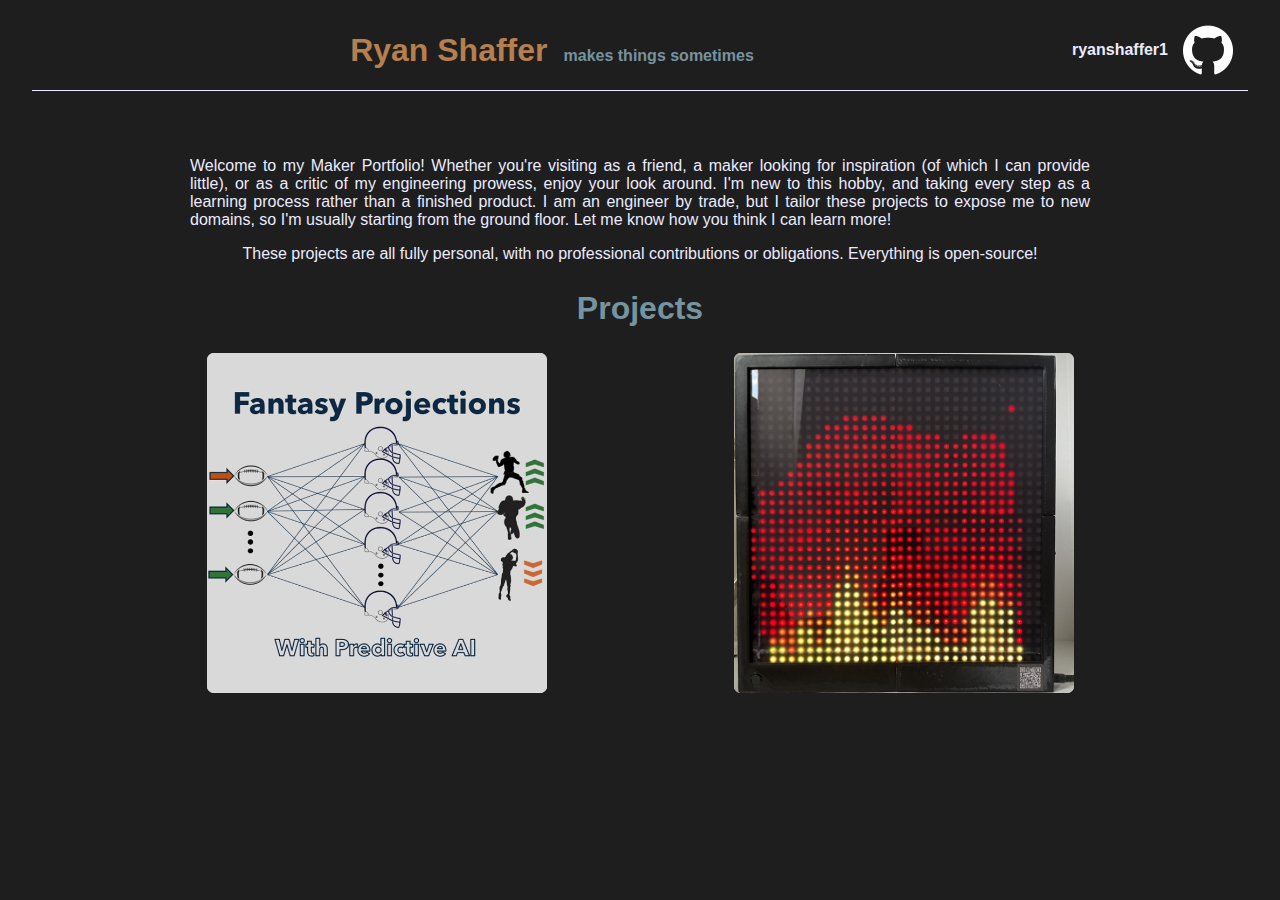
<file: index.html>
<!doctype html>
<html>
    <header>
        <title>Ryan Shaffer | Maker Portfolio</title>
        <link rel="canonical" href="https://ryanshaffer1.github.io">
        <link rel="stylesheet" type="text/css" href="styles.css">
        <link rel="stylesheet" type="text/css" href="index.css">
        <meta http-equiv="X-UA-Compatible" content="IE-edge">
        <meta name="viewport" content="width=device-width, initial-scale=1, minimum-scale=1">

    </header>
    <body id="index" class="vsc-initialized">
        <custom-header></custom-header>

        <section id="description">
            <p>
                Welcome to my Maker Portfolio! 
                Whether you're visiting as a friend, a maker looking for inspiration (of which I can provide little), or as a critic of my engineering prowess, enjoy your look around. 
                I'm new to this hobby, and taking every step as a learning process rather than a finished product. 
                I am an engineer by trade, but I tailor these projects to expose me to new domains, so I'm usually starting from the ground floor. 
                
                Let me know how you think I can learn more!
            </p>
            <p>
                These projects are all fully personal, with no professional contributions or obligations. Everything is open-source!
            </p>
        </section>

        <section id="projects">
            <h2>Projects</h2>
            <div class="lookbook-gallery">
                <div id="gallery-grid" class="lookbook-grid">

                </div>
            </div>
        </section>

        <custom-footer></custom-footer>

        <script src="projects_loader.js"></script>
        <script src="main.js"></script>
    </body>
</html>
</file>
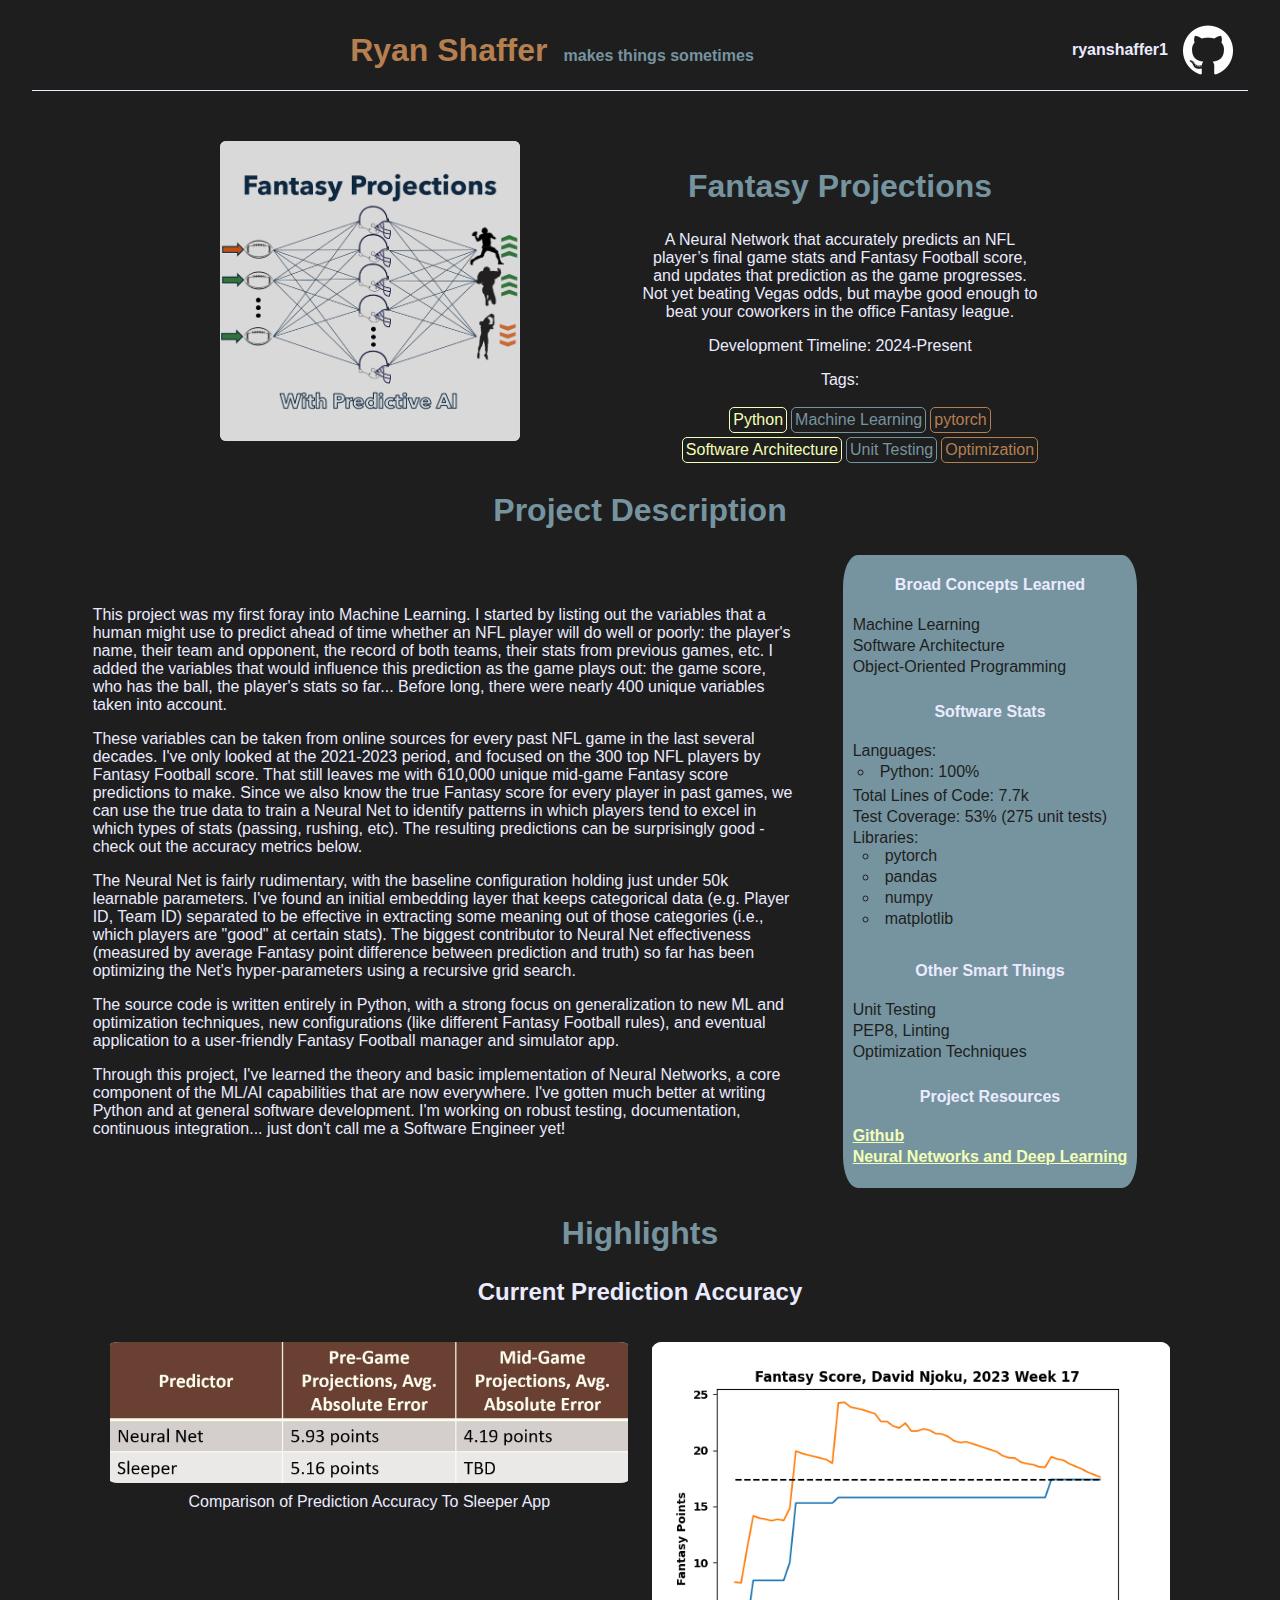
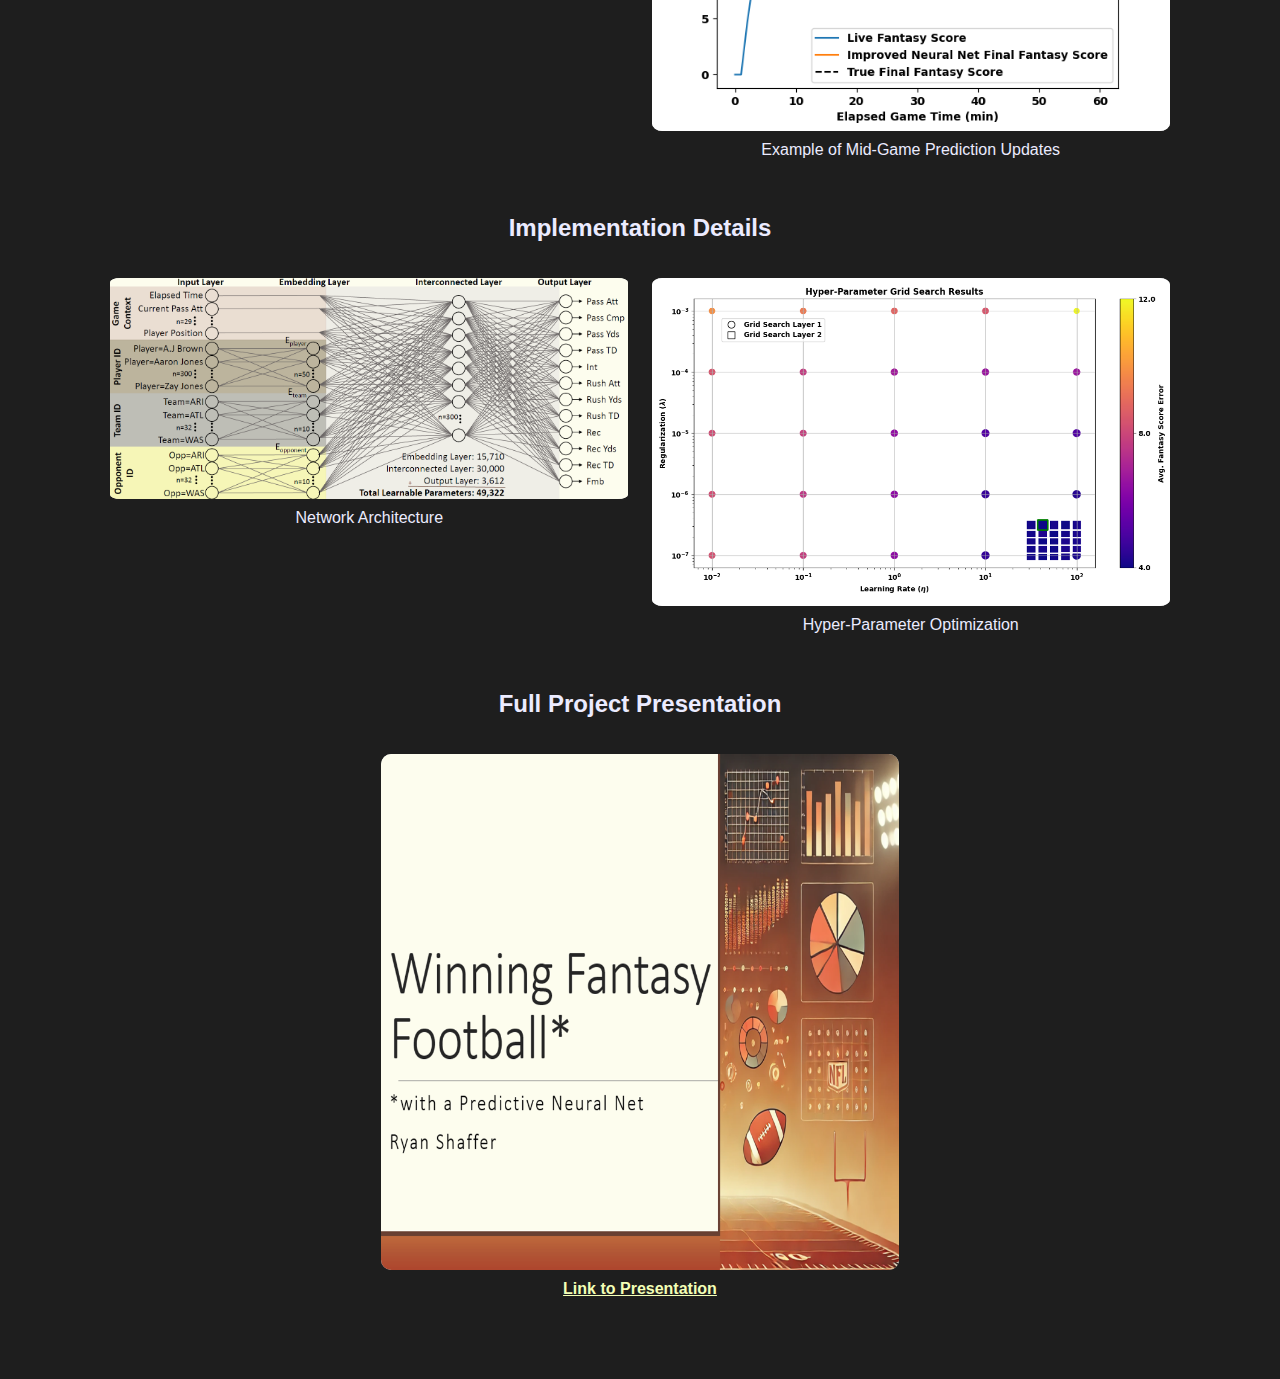
<file: fantasy-projections/index.html>
<!doctype html>
<html>
    <header>
        <title>Ryan Shaffer | Maker Portfolio</title>
        <link rel="canonical" href="https://ryanshaffer1.github.io">
        <link rel="stylesheet" type="text/css" href="../styles.css">
        <meta http-equiv="X-UA-Compatible" content="IE-edge">
        <meta name="viewport" content="width=device-width, initial-scale=1, minimum-scale=1">

    </header>

    <body id="project" class="vsc-initialized">
        <custom-header></custom-header>

        <section id="summary" class="common-flexbox">
            <div>
                <img src="resources/fantasy_projections_logo.png" id="project_logo" alt="Logo for Fantasy Projections">
            </div>
            <div>
                <h2 id="project_title">Fantasy Projections</h2>
                <p id="short-description" class="paragraph">
                    A Neural Network that accurately predicts an NFL player’s final game stats and Fantasy Football score, and updates 
                    that prediction as the game progresses.
                    <br>
                    Not yet beating Vegas odds, but maybe good enough to beat your coworkers in the office Fantasy league.
                </p>
                <!-- <p class="paragraph">
                    Goal: Design and train a Neural Network to accurately predict an NFL player’s final game stats and Fantasy Football score, 
                    given pre-game context and/or a mid-game snapshot of the player’s ongoing performance.
                </p> -->
                <p>Development Timeline: <span id="timeline">2024-Present</span></p>
                <p>Tags:</p>
                <ul id="tags-list" class="tags-list">
                    <li>Python</li>
                    <li>Machine Learning</li>
                    <li>pytorch</li>
                    <li>Software Architecture</li>
                    <li>Unit Testing</li>
                    <li>Optimization</li>
                </ul>
            </div>
        </section>

        <section id="description">
            <div>
                <h2>Project Description</h2>
                <div class="common-flexbox flipped">
                    <div class="project-sidebar">
                        <h4>Broad Concepts Learned</h4>
                        <ul>
                            <li>Machine Learning</li>
                            <li>Software Architecture</li>
                            <li>Object-Oriented Programming</li>

                        </ul>
                        <h4>Software Stats</h4>
                        <ul>
                            <li>Languages:</li>
                            <ul class="bullet-list" id="language-list">
                            </ul>
                            <li>Total Lines of Code: <span id="total_loc"></span></li>
                            <li>Test Coverage: 53% (275 unit tests)</li>
                            <li>Libraries:
                                <ul class="bullet-list">
                                    <li>pytorch</li>
                                    <li>pandas</li>
                                    <li>numpy</li>
                                    <li>matplotlib</li>
                                </ul>
                            </li>
                        </ul>

                        <h4>Other Smart Things</h4>
                        <ul>
                            <li>Unit Testing</li>
                            <li>PEP8, Linting</li>
                            <li>Optimization Techniques</li>
                        </ul>

                        <h4>Project Resources</h4>
                        <ul>
                            <li><a href="https://github.com/ryanshaffer1/FantasyProjections">Github</a></li>
                            <li><a href="http://neuralnetworksanddeeplearning.com/index.html">Neural Networks and Deep Learning</a></li>
                        </ul>
                    </div>
                    <div class="paragraph description-text">
                        <p>
                            This project was my first foray into Machine Learning. 
                            I started by listing out the variables that a human might use to predict ahead of time whether an NFL player will do well or poorly: 
                            the player's name, their team and opponent, the record of both teams, their stats from previous games, etc. 
                            I added the variables that would influence this prediction as the game plays out: the game score, who has the ball, the player's stats so far... 
                            Before long, there were nearly 400 unique variables taken into account.
                        </p>
                        <p>
                            These variables can be taken from online sources for every past NFL game in the last several decades. 
                            I've only looked at the 2021-2023 period, and focused on the 300 top NFL players by Fantasy Football score.
                            That still leaves me with 610,000 unique mid-game Fantasy score predictions to make. 
                            Since we also know the true Fantasy score for every player in past games, we can use the true data to train a Neural Net 
                            to identify patterns in which players tend to excel in which types of stats (passing, rushing, etc).
                            The resulting predictions can be surprisingly good - check out the accuracy metrics below.
                        </p>
                        <p>
                            The Neural Net is fairly rudimentary, with the baseline configuration holding just under 50k learnable parameters. 
                            I've found an initial embedding layer that keeps categorical data (e.g. Player ID, Team ID) separated to be effective in extracting some meaning out of those categories (i.e., which players are "good" at certain stats).
                            The biggest contributor to Neural Net effectiveness (measured by average Fantasy point difference between prediction and truth) so far has been 
                            optimizing the Net's hyper-parameters using a recursive grid search.
                        </p>
                        <p>
                            The source code is written entirely in Python, with a strong focus on generalization to new ML and optimization techniques, 
                            new configurations (like different Fantasy Football rules), and eventual application to a user-friendly Fantasy Football manager and simulator app.
                        </p>
                        <p> 
                            Through this project, I've learned the theory and basic implementation of Neural Networks, a core component of the ML/AI capabilities
                            that are now everywhere. I've gotten much better at writing Python and at general software development. 
                            I'm working on robust testing, documentation, continuous integration... just don't call me a Software Engineer yet!
                        </p>

                    </div>

                </div>
            </div>
        </section>

        <section id="highlights">
            <h2>Highlights</h2>
            <h3>Current Prediction Accuracy</h3>
            <div class="project-gallery common-flexbox">
                <figure>
                    <img src="resources/prediction_accuracy_vs_sleeper.png" class="gallery_image" alt="Comparison of Prediction Accuracy To Sleeper App">
                    <figcaption>Comparison of Prediction Accuracy To Sleeper App</figcaption>
                </figure>
                <figure>
                    <img src="resources/player_timeline_example.png" class="gallery_image" alt="Example of Mid-Game Prediction Updates">
                    <figcaption>Example of Mid-Game Prediction Updates</figcaption>
                </figure>
            </div>
            <h3>Implementation Details</h3>
            <div class="project-gallery common-flexbox">
                <figure>
                    <img src="resources/network_architecture.png" class="gallery_image" alt="Network Architecture">
                    <figcaption>Network Architecture</figcaption>
                </figure>
                <figure>
                    <img src="resources/grid_search_results.png" class="gallery_image" alt="Hyper-Parameter Optimization">
                    <figcaption>Hyper-Parameter Optimization</figcaption>
                </figure>
            </div>
            <h3>Full Project Presentation</h3>
            <div class="project-gallery common-flexbox">
                <figure>
                    <a href="https://github.com/ryanshaffer1/FantasyProjections/tree/main/docs">
                        <img src="resources/presentation_cover.png" class="gallery_image" alt="Network Architecture">
                    </a>
                    <figcaption>
                        <a href="https://github.com/ryanshaffer1/FantasyProjections/tree/main/docs">Link to Presentation</a>
                    </figcaption>
                </figure>
            </div>

        </section>

        <custom-footer></custom-footer>

        <script src="../main.js"></script>
    </body>
</html>
</file>
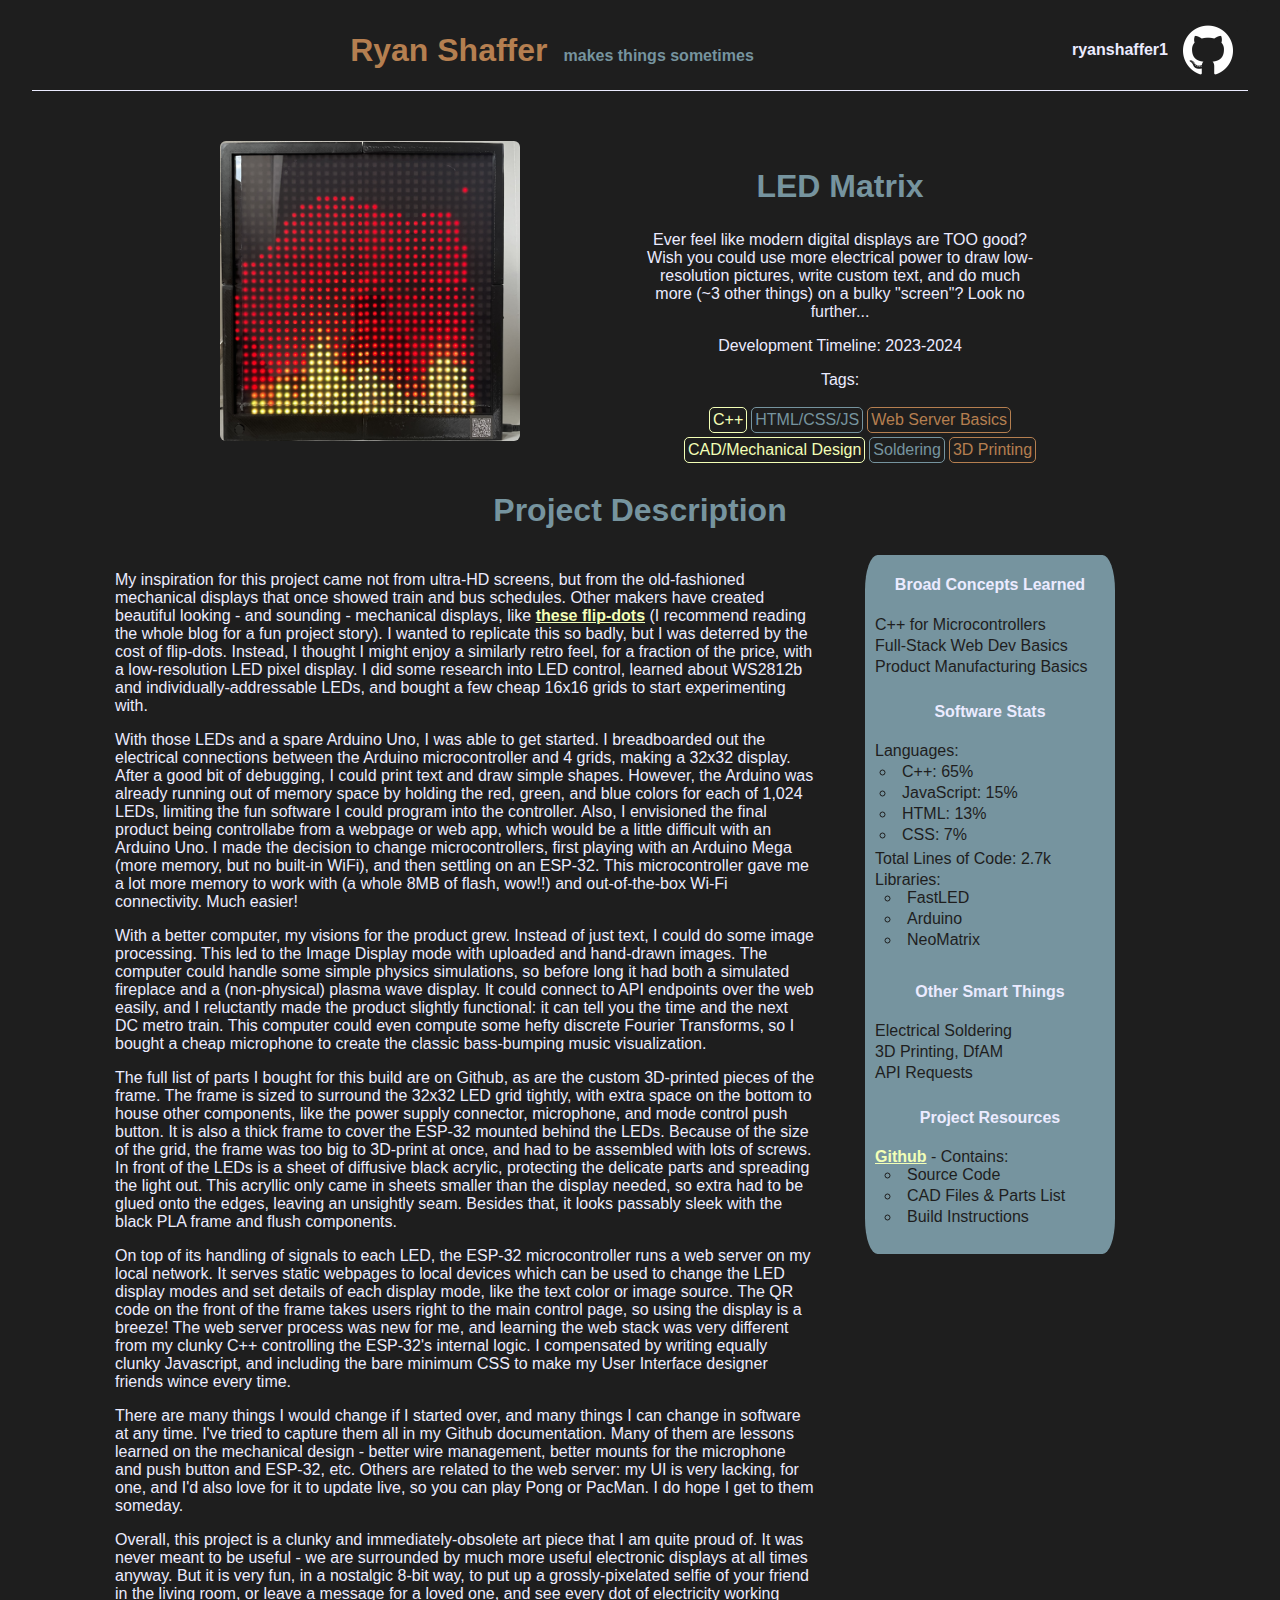
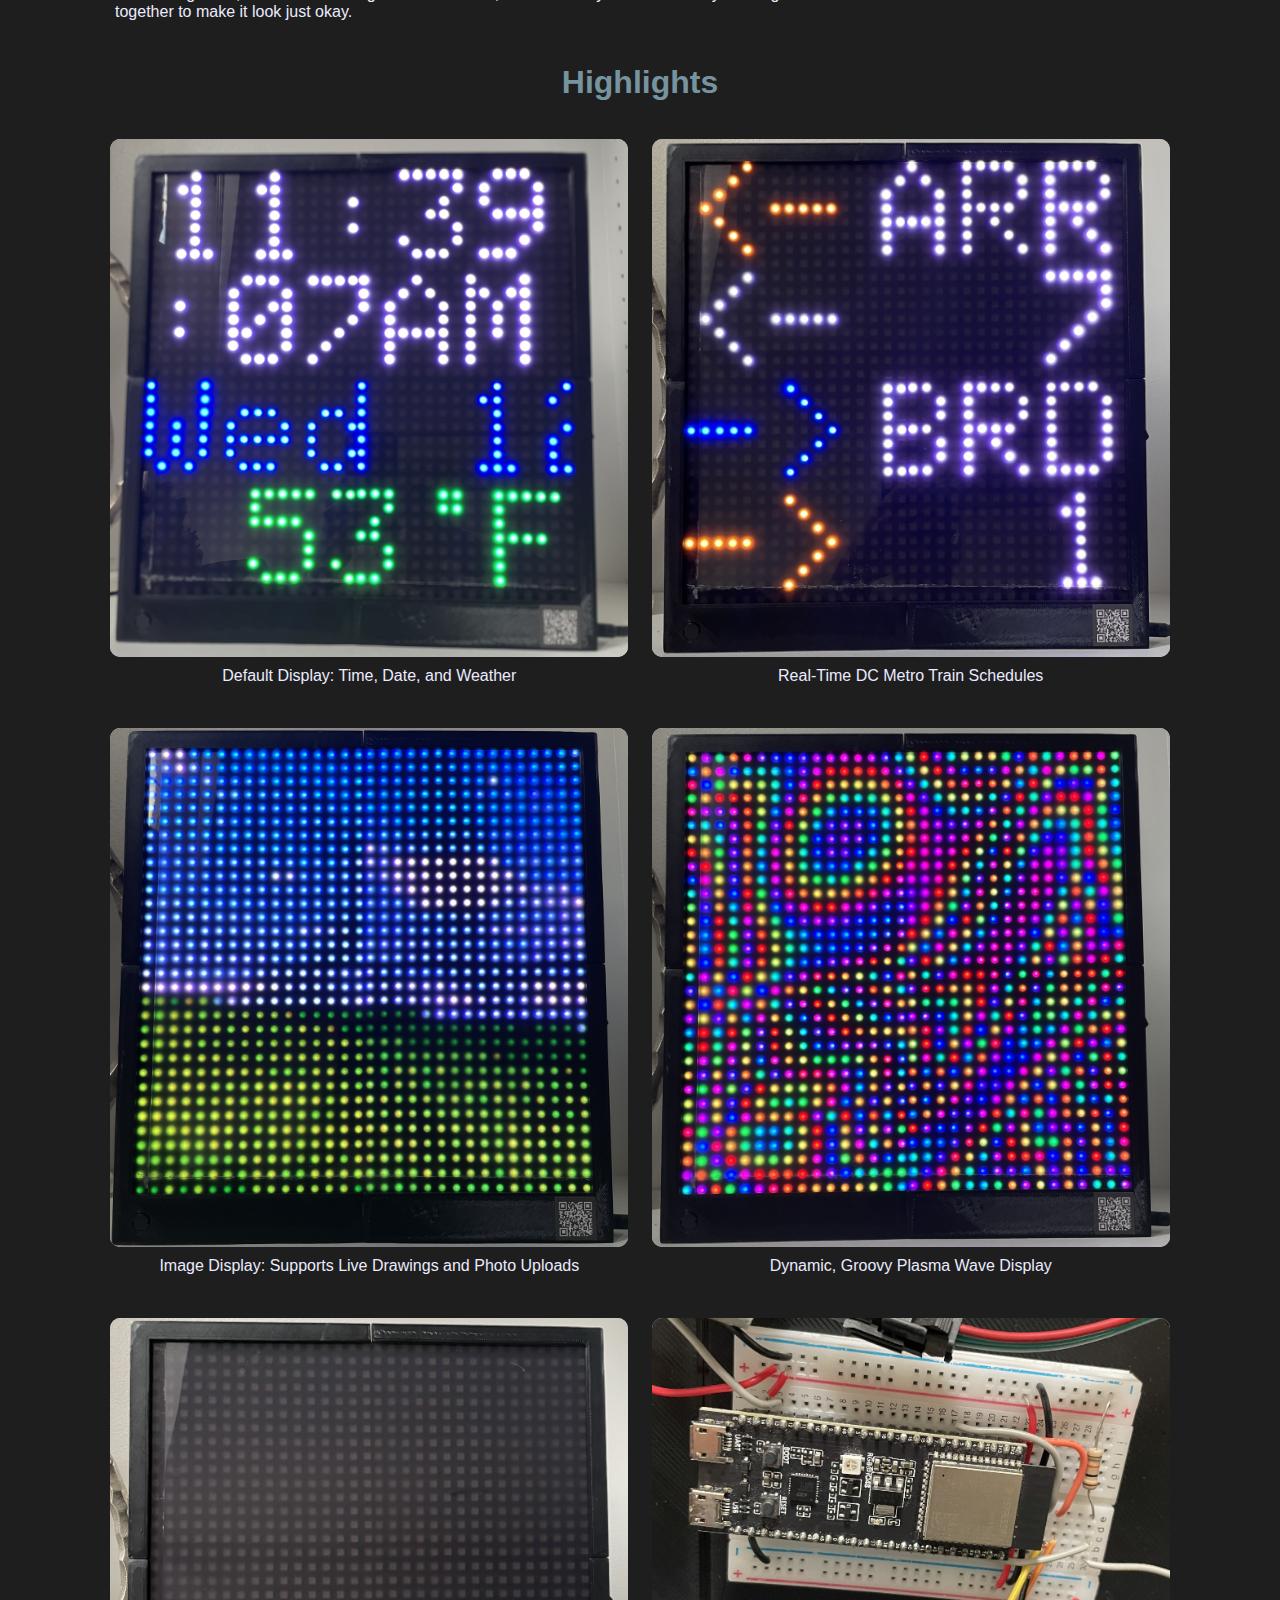
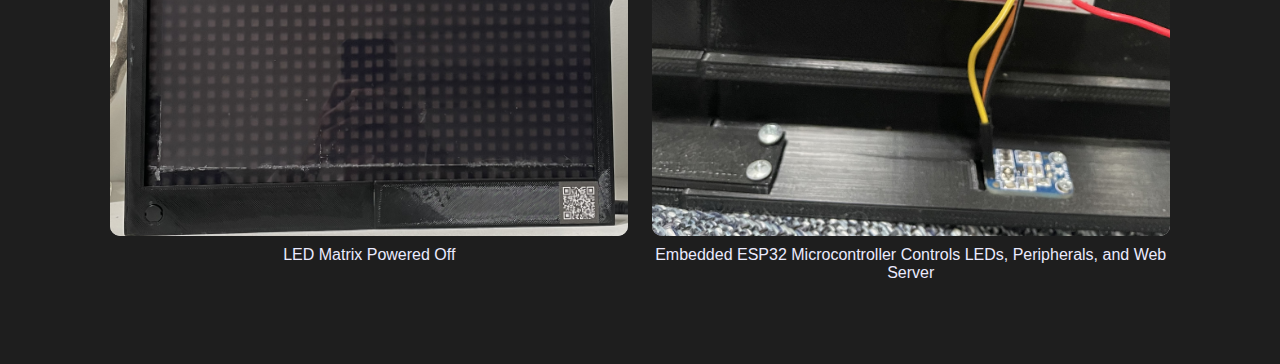
<file: led-matrix/index.html>
<!doctype html>
<html>
    <header>
        <title>Ryan Shaffer | Maker Portfolio</title>
        <link rel="canonical" href="https://ryanshaffer1.github.io">
        <link rel="stylesheet" type="text/css" href="../styles.css">
        <meta http-equiv="X-UA-Compatible" content="IE-edge">
        <meta name="viewport" content="width=device-width, initial-scale=1, minimum-scale=1">

    </header>

    <body id="project" class="vsc-initialized">
        <custom-header></custom-header>

        <section id="summary" class="common-flexbox">
            <div>
                <img src="resources/fireplace.jpg" id="project_logo" alt="Logo for LED Matrix">
            </div>
            <div>
                <h2 id="project_title">LED Matrix</h2>
                <p id="short-description" class="paragraph">
                    Ever feel like modern digital displays are TOO good? 
                    Wish you could use more electrical power to draw low-resolution pictures, write custom text, and do much more (~3 other things) on a bulky "screen"?
                    Look no further...
                </p>
                <p>Development Timeline: <span id="timeline">2023-2024</span></p>
                <p>Tags:</p>
                <ul id="tags-list" class="tags-list">
                    <li>C++</li>
                    <li>HTML/CSS/JS</li>
                    <li>Web Server Basics</li>
                    <li>CAD/Mechanical Design</li>
                    <li>Soldering</li>
                    <li>3D Printing</li>
                </ul>
            </div>
        </section>

        <section id="description">
            <div>
                <h2>Project Description</h2>
                <div class="common-flexbox flipped">
                    <div class="project-sidebar">
                        <h4>Broad Concepts Learned</h4>
                        <ul>
                            <li>C++ for Microcontrollers</li>
                            <li>Full-Stack Web Dev Basics</li>
                            <li>Product Manufacturing Basics</li>

                        </ul>
                        <h4>Software Stats</h4>
                        <ul>
                            <li>Languages:</li>
                            <ul class="bullet-list" id="language-list">
                            </ul>
                            <li>Total Lines of Code: <span id="total_loc"></span></li>
                            <li>Libraries:
                                <ul class="bullet-list">
                                    <li>FastLED</li>
                                    <li>Arduino</li>
                                    <li>NeoMatrix</li>
                                </ul>
                            </li>
                        </ul>

                        <h4>Other Smart Things</h4>
                        <ul>
                            <li>Electrical Soldering</li>
                            <li>3D Printing, DfAM</li>
                            <li>API Requests</li>
                        </ul>

                        <h4>Project Resources</h4>
                        <ul>
                            <li><a href="https://github.com/ryanshaffer1/ledMatrix">Github</a>
                                - Contains:
                                <ul class="bullet-list">
                                    <li>Source Code</li>
                                    <li>CAD Files & Parts List</li>
                                    <li>Build Instructions</li>
                                </ul>
                            </li>
                        </ul>
                    </div>
                    <div class="paragraph description-text">
                        <p>
                            My inspiration for this project came not from ultra-HD screens, but from the old-fashioned mechanical displays 
                            that once showed train and bus schedules. Other makers have created beautiful looking - and sounding - mechanical displays, 
                            like <span><a href="https://hackaday.io/project/159415-flip-dot-display-diy-controller/log/152569-daisy-chained">these flip-dots</a></span> 
                            (I recommend reading the whole blog for a fun project story). I wanted to replicate this so badly, but I was deterred by the cost of flip-dots.
                            Instead, I thought I might enjoy a similarly retro feel, for a fraction of the price, with a low-resolution LED pixel display. 
                            I did some research into LED control, learned about WS2812b and individually-addressable LEDs, and bought a few cheap 16x16 grids to start experimenting with.
                        </p>
                        <p>
                            With those LEDs and a spare Arduino Uno, I was able to get started. 
                            I breadboarded out the electrical connections between the Arduino microcontroller and 4 grids, making a 32x32 display.
                            After a good bit of debugging, I could print text and draw simple shapes.
                            However, the Arduino was already running out of memory space by holding the red, green, and blue colors for each of 1,024 LEDs,
                            limiting the fun software I could program into the controller. 
                            Also, I envisioned the final product being controllabe from a webpage or web app, which would be a little difficult with an Arduino Uno.
                            I made the decision to change microcontrollers, first playing with an Arduino Mega (more memory, but no built-in WiFi), and then settling on an ESP-32. 
                            This microcontroller gave me a lot more memory to work with (a whole 8MB of flash, wow!!) and out-of-the-box Wi-Fi connectivity. Much easier!
                        </p>
                        <p>
                            With a better computer, my visions for the product grew. Instead of just text, I could do some image processing. 
                            This led to the Image Display mode with uploaded and hand-drawn images.
                            The computer could handle some simple physics simulations, so before long it had both a simulated fireplace and a (non-physical) plasma wave display.
                            It could connect to API endpoints over the web easily, and I reluctantly made the product slightly functional: it can tell you the time and the next DC metro train. 
                            This computer could even compute some hefty discrete Fourier Transforms, so I bought a cheap microphone to create the classic bass-bumping music visualization.
                        </p>
                        <p>
                            The full list of parts I bought for this build are on Github, as are the custom 3D-printed pieces of the frame. 
                            The frame is sized to surround the 32x32 LED grid tightly, with extra space on the bottom to house other components, 
                            like the power supply connector, microphone, and mode control push button. 
                            It is also a thick frame to cover the ESP-32 mounted behind the LEDs. 
                            Because of the size of the grid, the frame was too big to 3D-print at once, and had to be assembled with lots of screws.
                            In front of the LEDs is a sheet of diffusive black acrylic, protecting the delicate parts and spreading the light out. 
                            This acryllic only came in sheets smaller than the display needed, so extra had to be glued onto the edges, leaving an unsightly seam.
                            Besides that, it looks passably sleek with the black PLA frame and flush components.
                        </p>
                        <p>
                            On top of its handling of signals to each LED, the ESP-32 microcontroller runs a web server on my local network. 
                            It serves static webpages to local devices which can be used to change the LED display modes and set details of each display mode, like
                            the text color or image source. 
                            The QR code on the front of the frame takes users right to the main control page, so using the display is a breeze!
                            The web server process was new for me, and learning the web stack was very different from my clunky C++ controlling the ESP-32's internal logic.
                            I compensated by writing equally clunky Javascript, and including the bare minimum CSS to make my User Interface designer friends wince every time.
                        </p>
                        <p>
                            There are many things I would change if I started over, and many things I can change in software at any time. I've tried to capture them 
                            all in my Github documentation. Many of them are lessons learned on the mechanical design - better wire management, better mounts for the 
                            microphone and push button and ESP-32, etc. 
                            Others are related to the web server: my UI is very lacking, for one, and I'd also love for it to update live, so you can play Pong or PacMan.
                            I do hope I get to them someday.
                        </p>
                        <p>
                            Overall, this project is a clunky and immediately-obsolete art piece that I am quite proud of. 
                            It was never meant to be useful - we are surrounded by much more useful electronic displays at all times anyway.
                            But it is very fun, in a nostalgic 8-bit way, to put up a grossly-pixelated selfie of your friend in the living room, 
                            or leave a message for a loved one, and see every dot of electricity working together to make it look just okay.

                        </p>

                    </div>
                </div>
            </div>
        </section>

        <section id="highlights">
            <h2>Highlights</h2>
            <div class="project-gallery common-flexbox">
                <figure>
                    <img src="resources/clock.jpg" class="gallery_image" alt="Default Display: Time, Date, and Weather">
                    <figcaption>Default Display: Time, Date, and Weather</figcaption>
                </figure>
                <figure>
                    <img src="resources/metro.jpg" class="gallery_image" alt="Real-Time DC Metro Train Schedules">
                    <figcaption>Real-Time DC Metro Train Schedules</figcaption>
                </figure>
                <figure>
                    <img src="resources/bliss.jpg" class="gallery_image" alt="Image Display: Supports Live Drawings and Photo Uploads">
                    <figcaption>Image Display: Supports Live Drawings and Photo Uploads</figcaption>
                </figure>
                <figure>
                    <img src="resources/groovy.jpg" class="gallery_image" alt="Dynamic, Groovy Plasma Wave Display">
                    <figcaption>Dynamic, Groovy Plasma Wave Display</figcaption>
                </figure>
                <figure>
                    <img src="resources/blank.jpg" class="gallery_image" alt="LED Matrix Powered Off">
                    <figcaption>LED Matrix Powered Off</figcaption>
                </figure>
                <figure>
                    <img src="resources/esp32.jpg" class="gallery_image" alt="Embedded ESP32 Microcontroller Controls LEDs, Peripherals, and Web Server">
                    <figcaption>Embedded ESP32 Microcontroller Controls LEDs, Peripherals, and Web Server</figcaption>
                </figure>
            </div>
        </section>

        <custom-footer></custom-footer>

        <script src="../main.js"></script>
    </body>
</html>
</file>
<file: styles.css>
/* Common Elements */
:root {
  /* CSS HEX */
  --eerie-black: #1e1e1eff;
  --mindaro: #f3ffb6ff;
  --copper: #b57f50ff;
  --lavender-web: #ebebffff;
  --cadet-gray: #76949fff;
  }

* {
    font-family: Arial, Helvetica, sans-serif;
}
body{
    background: var(--eerie-black);
    color: var(--lavender-web);
    text-align: center;
    margin: 0;
    padding: 0;
    width: 100%;
}

.hide{
  display: none;
}

img {
  min-width: 10em;
  max-width: 100%;
  display: block;
  background: #ddd;
  border-radius: 2%;
}

a {
  text-decoration:underline;
  text-decoration-thickness: 0.5px;
  font-weight: bold;
  color: var(--mindaro);
}
a.no-underline {
  text-decoration: none;
}

li {
  list-style-type: none;
}
.bullet-list * {
  list-style-type: circle;
  list-style-position: inside;
}

h2{
  font-size: xx-large;
  color: var(--cadet-gray)
}


h3{
  font-size: x-large; 
}

/* Header */
.headerblock {
  width: 95%;
  display: inline-flex;
  align-items: center;
  justify-content: space-between;
  margin-top: 10px;
  margin-bottom: 50px;
  border-bottom: 1px solid var(--lavender-web);
}

.headerblock h1{
  text-align: right;
  padding: 0;
  margin: 0;
  font-size: xx-large;
  color: var(--copper);
}

#title-block{
  display:inline-flex;
  align-items: baseline;
}

#subtitle{
  width: fit-content;
  padding: 0;
  margin: 0;
  padding-left: 1em;
}

#subtitle h4{
  text-align: left;
  padding: 0;
  margin: 0;
  color: var(--cadet-gray)
}

#name {
  margin: auto;
}

#github_link {
  display: flex;
  align-items: center;
  justify-content: right;
  margin-right: 0;
  width: 33%;
  max-width: fit-content;
  color: var(--lavender-web);
}

#github_img {
  padding: 0;
  margin: 0;
  background-color: var(--eerie-black);
  min-width: 0;
  max-width: 80px;
}

/* Footer */
.footer {
  min-height: 50px;
}

/* Flexbox features */
.common-flexbox {
  display: flex;
  flex-flow: row wrap;
  margin-left: 5%;
  margin-right: 5%;
  justify-self: center;
  justify-content: center;
  align-content: center;
}

.flipped {
  flex-flow: row-reverse wrap;
}

.common-flexbox > * {
  margin-left: 50px;
  margin-right: 50px;
}


/* Project pages */
#summary > * {
  margin-left: 50px;
  margin-right: 50px;
}

#project_logo {
  margin: auto;
  max-width: 300px;
}

.paragraph {
  margin: auto;
  max-width: 400px;
}

.description-text {
  max-width: 700px;
  text-align: left;
}

.project-sidebar {
  height: fit-content;
  min-width: 250px;
  max-width: 400px;
  background-color: var(--cadet-gray);
  color: var(--eerie-black);
  border-radius: 5%;
}

.project-sidebar h4 {
  color: var(--lavender-web);
}

.project-sidebar ul, .project-sidebar li{
  padding-left: 5px;
  padding-right: 5px;
  padding-bottom: 3px;
  text-align: left;
}

.project-sidebar a {
  text-decoration:underline;
  text-decoration-thickness: 0.5px;
  font-weight: bold;
  color: var(--mindaro);
}

.project-gallery {
  margin: auto;
  width: 90%;
}

.project-gallery > * {
  min-width: 380px;
  width: 45%;
  max-width: 100%;
  height: auto;
  margin: 1%;
  padding: 0;
}

.project-gallery figure figcaption {
  margin-top: 10px;
  margin-bottom: 20px;
}

/* Project tags */
.tags-list{
  margin: auto;
  max-width:400px;
  display: flex;
  flex-flow: row wrap;
  justify-content: center;
}
.tags-list *{
  align-self: center;
  justify-self: center;
  margin: 2px;
  padding: 3px;
  border: 1px solid white;
  border-radius: 5px;
}

.tags-list :nth-child(3n+1){
  border-color: var(--mindaro); 
  color: var(--mindaro);
}
.tags-list :nth-child(3n+2){
  border-color: var(--cadet-gray); 
  color: var(--cadet-gray);
}
.tags-list :nth-child(3n){
  border-color: var(--copper); 
  color: var(--copper);
}
</file>
<file: index.css>
/* Description */
#description {
  margin-left: 10%;
  margin-right: 10%;
}
#description p{
  /* margin: auto; */
  justify-self: center;
  text-align: justify;
  max-width: 900px;
}

/* Projects Gallery */

.lookbook-gallery {
    width: auto;
    padding-right: 10%;
    padding-left: 10%;
  }
  
  .lookbook-grid {
    display: flex;
    flex-flow: row wrap;
    column-gap: 30px;
    row-gap: 30px;
  }
  
  .work_grid_cell {
    transition: transform 0.3s ease; /* Smooth scaling on hover */
    width: fit-content;
    position: relative;
    margin: auto;
  }
    
  .work_grid_cell:hover .overlay {
    opacity: 0.9; /* Show the overlay on hover */
    background-color: var(--eerie-black);
  }
  
  .work_grid_cell .overlay {
    pointer-events: none;
    position: absolute;
    top: 0;
    left: 0;
    bottom: 0;
    right: 0;
    padding-left: 5%;
    padding-right: 5%;
    height: 100%;
    /* align-content: center; */
    align-self: baseline;
    text-align: center;
    justify-items: center;
    opacity: 0; /* Start with the overlay hidden */
    transition: opacity 0.3s ease; /* Smooth transition */
    border-radius: 2%;
  }



  .model {
    text-align: center;
    display: inline-block;
    width: fit-content;
    margin: 0;
    padding: 0;
    position: relative;
  }
  
  .model-hed-link {
    color: var(--mindaro);
    text-decoration: underline;
  }
  
  .model-hed {
    width: 100%;
    text-align: center;
  }
  
  .link_with_icon_index {
    text-decoration: none;
    color: inherit;
    margin-right: 0.5em;
    font-size: 24px;
    text-align: center;
    display: inline-block;
    width: 100%;
    margin: 0;
    padding: 0;
  }
  
  .link_with_icon_index img {
    width: 340px;
    /* max-width: 400px;
    min-width: 250px; */
  }

  figcaption p, figcaption li{
    font-size: 13px;
    text-align: center;
  }
</file>
